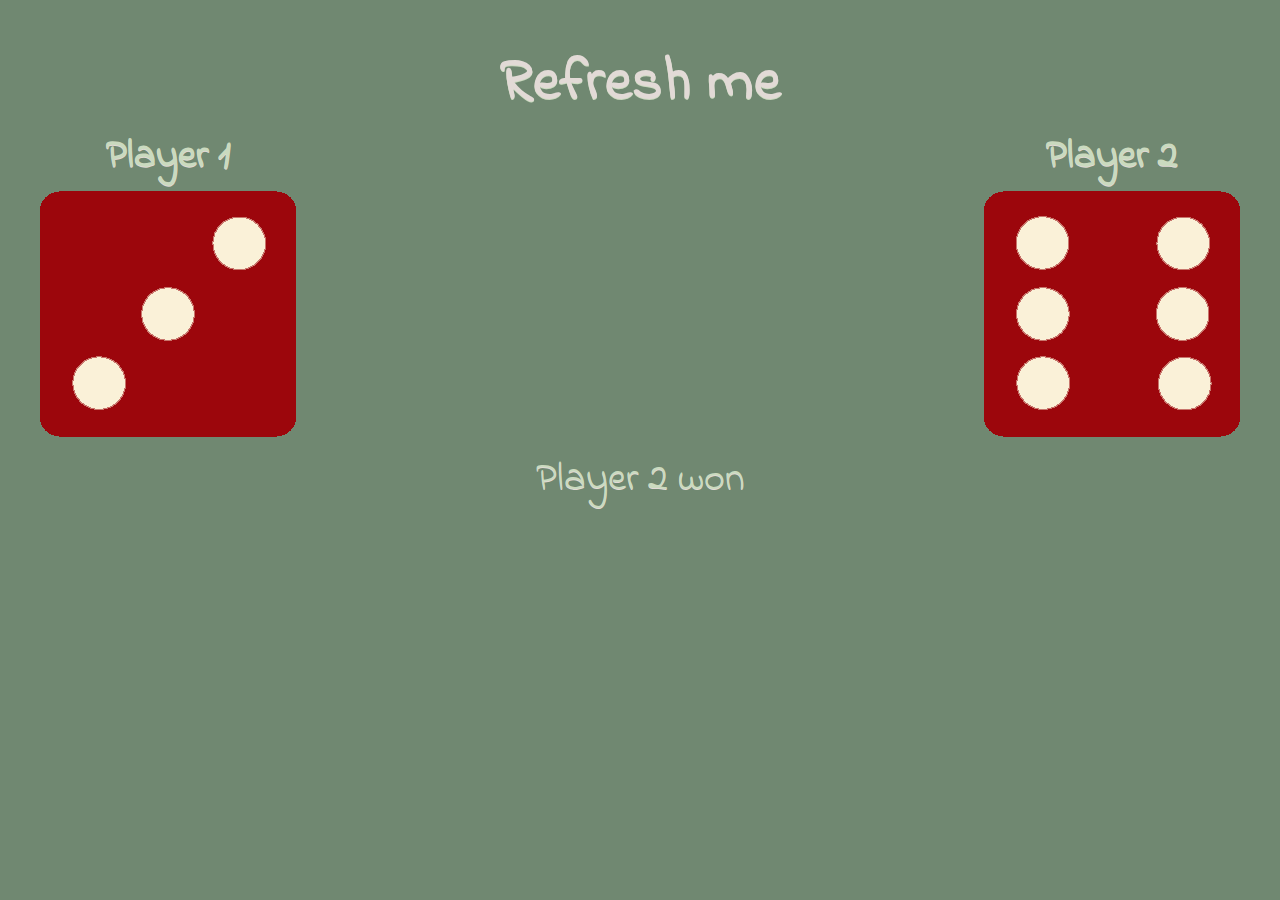
<file: Dice game/Index.html>
<!DOCTYPE html>
<html lang="en">
<head>
    <meta charset="UTF-8">
    <meta name="viewport" content="width=device-width, initial-scale=1.0, maximum-scale=1.0, user-scalable=no">
    <title>Dice Game</title>
    <link rel="stylesheet" href="style.css">
</head>
<body>
    <div class="container">
        <h1>
            Refresh me
        </h1>
        <div class="players">
            <div class="player">
                <h2 class="subtitle">
                    Player 1
                </h2>
                <img src="" alt="dice1" id="dice1">
            </div>
            <div class="player">
                <h2 class="subtitle">
                    Player 2
                </h2>
                <img src="" alt="dice2" id="dice2">
            </div>
        </div>
        <p id="message"></p>
    </div>
    <script src="script.js"></script>
</body>
</html>
</file>
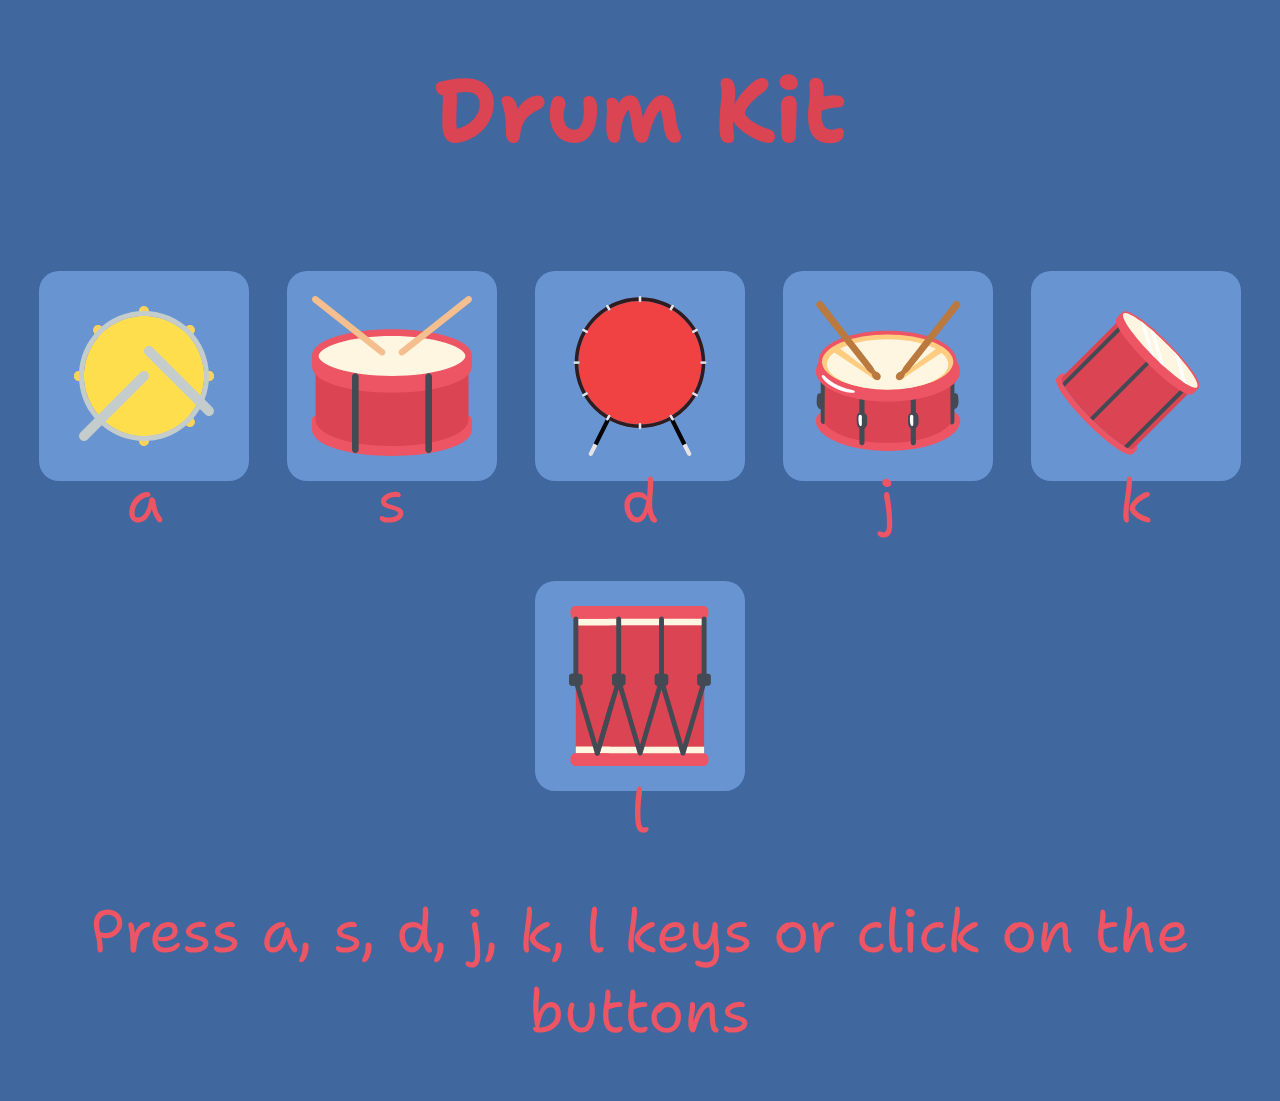
<file: Drum Kit/index.html>
<!DOCTYPE html>
<html lang="en">
<head>
    <meta charset="UTF-8">
    <meta name="viewport" content="width=device-width, initial-scale=1.0">
    <title>Drum Kit</title>
    <link rel="stylesheet" href="style.css">
</head>
<body>
    <div class="container">
        <h1>
            Drum Kit
        </h1>
        <div class="container-drums">
            <div class="item-drum" id="drum-1">
                <img src="./svg/Crash Cymbal.svg" alt="">
                <span class="letter">a</span>
            </div>
            <div class="item-drum" id="drum-2">
                <img src="./svg/Snare.svg" alt="">
                <span class="letter">s</span>
            </div>
            <div class="item-drum" id="drum-3">
                <img src="./svg/Bass Drum.svg" alt="">
                <span class="letter">d</span>
            </div>
            <div class="item-drum" id="drum-4">
                <img src="./svg/Medium tom.svg" alt="">
                <span class="letter">j</span>
            </div>
            <div class="item-drum" id="drum-5">
                <img src="./svg/Hi-Tom.svg" alt="">
                <span class="letter">k</span>
            </div>
            <div class="item-drum" id="drum-6">
                <img src="./svg/Floor tom.svg" alt="">
                <span class="letter">l</span>
            </div>
        </div>
        <p class="letter">
            Press a, s, d, j, k, l keys or click on the buttons
        </p>
    </div>
    <script src="script.js"></script>
</body>
</html>
</file>
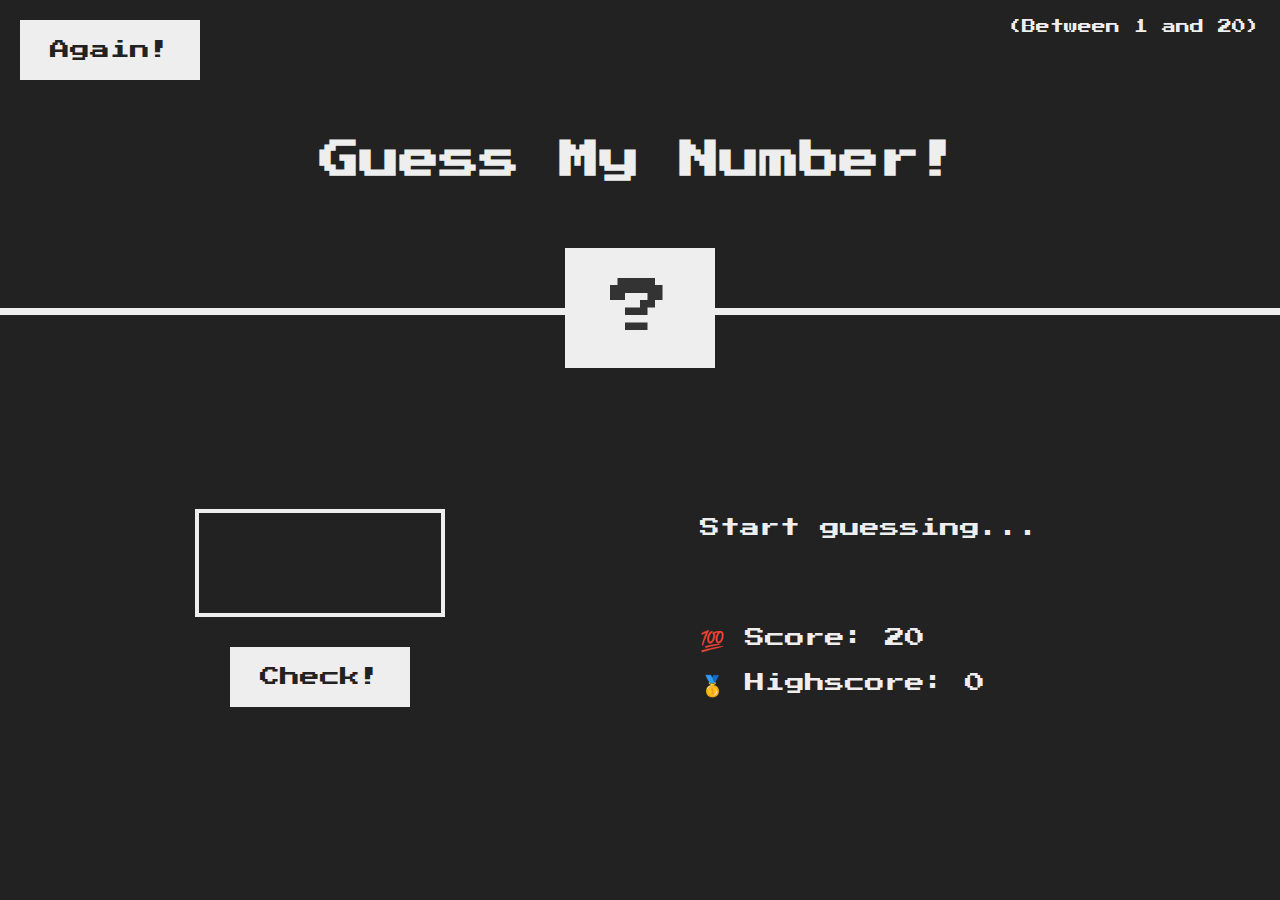
<file: Guess Number Game/index.html>
<!DOCTYPE html>
<html lang="en">
  <head>
    <meta charset="UTF-8" />
    <meta name="viewport" content="width=device-width, initial-scale=1.0" />
    <meta http-equiv="X-UA-Compatible" content="ie=edge" />
    <link rel="stylesheet" href="style.css" />
    <title>Guess My Number!</title>
  </head>
  <body>
    <header>
      <h1>Guess My Number!</h1>
      <p class="between">(Between 1 and 20)</p>
      <button class="btn again">Again!</button>
      <div class="number">?</div>
    </header>
    <main>
      <section class="left">
        <input type="number" class="guess" />
        <button class="btn check">Check!</button>
      </section>
      <section class="right">
        <p class="message">Start guessing...</p>
        <p class="label-score">💯 Score: <span class="score">20</span></p>
        <p class="label-highscore">
          🥇 Highscore: <span class="highscore">0</span>
        </p>
      </section>
    </main>
    <script src="script.js"></script>
  </body>
</html>
</file>
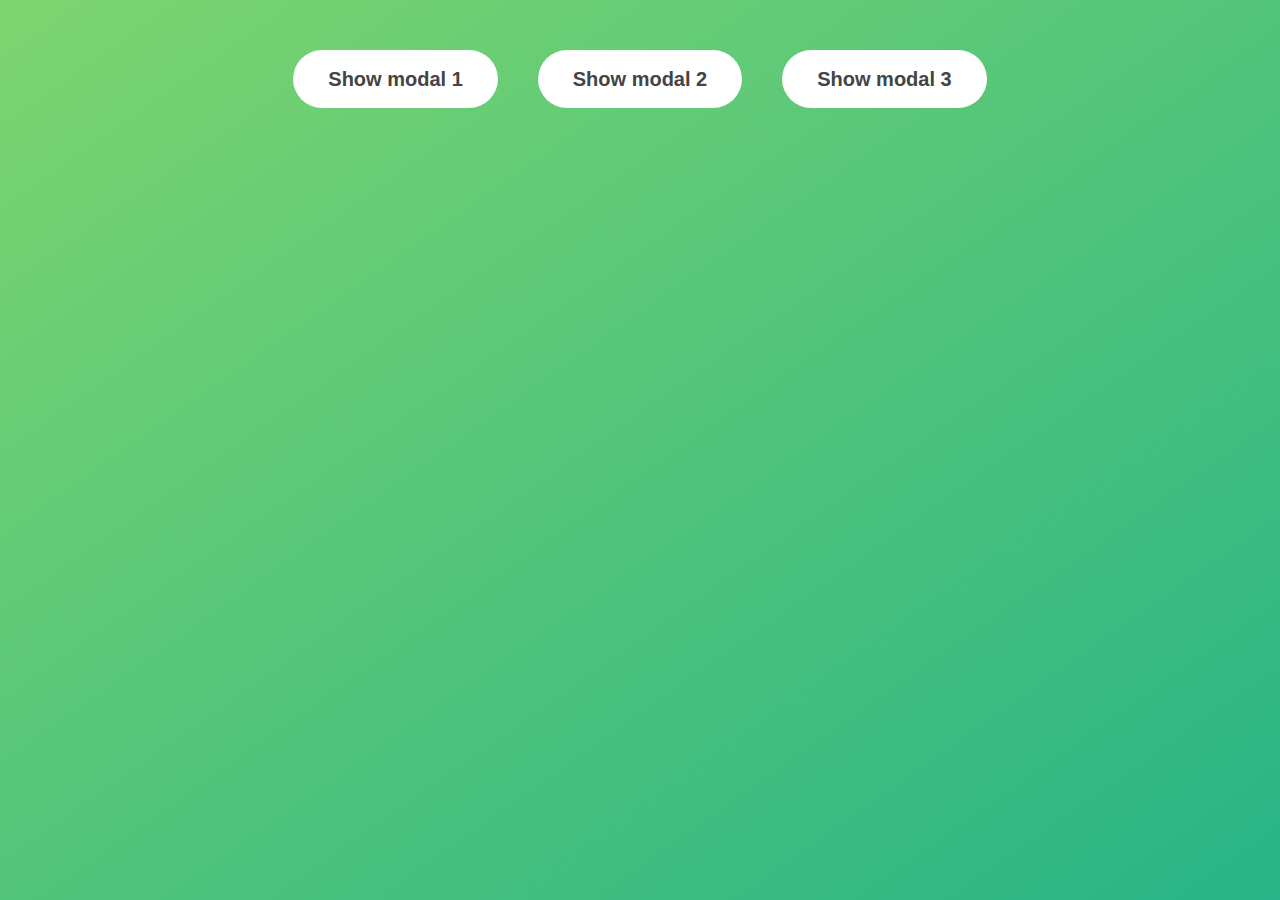
<file: Modal Window/index.html>
<!DOCTYPE html>
<html lang="en">
  <head>
    <meta charset="UTF-8" />
    <meta name="viewport" content="width=device-width, initial-scale=1.0" />
    <meta http-equiv="X-UA-Compatible" content="ie=edge" />
    <link rel="stylesheet" href="style.css" />
    <title>Modal window</title>
  </head>
  <body>
    <button class="show-modal">Show modal 1</button>
    <button class="show-modal">Show modal 2</button>
    <button class="show-modal">Show modal 3</button>

    <div class="modal hidden">
      <button class="close-modal">&times;</button>
      <h1>I'm a modal window 😍</h1>
      <p>
        Lorem ipsum dolor sit amet, consectetur adipisicing elit, sed do eiusmod
        tempor incididunt ut labore et dolore magna aliqua. Ut enim ad minim
        veniam, quis nostrud exercitation ullamco laboris nisi ut aliquip ex ea
        commodo consequat. Duis aute irure dolor in reprehenderit in voluptate
        velit esse cillum dolore eu fugiat nulla pariatur. Excepteur sint
        occaecat cupidatat non proident, sunt in culpa qui officia deserunt
        mollit anim id est laborum.
      </p>
    </div>
    <div class="overlay hidden"></div>

    <script src="script.js"></script>
  </body>
</html>
</file>
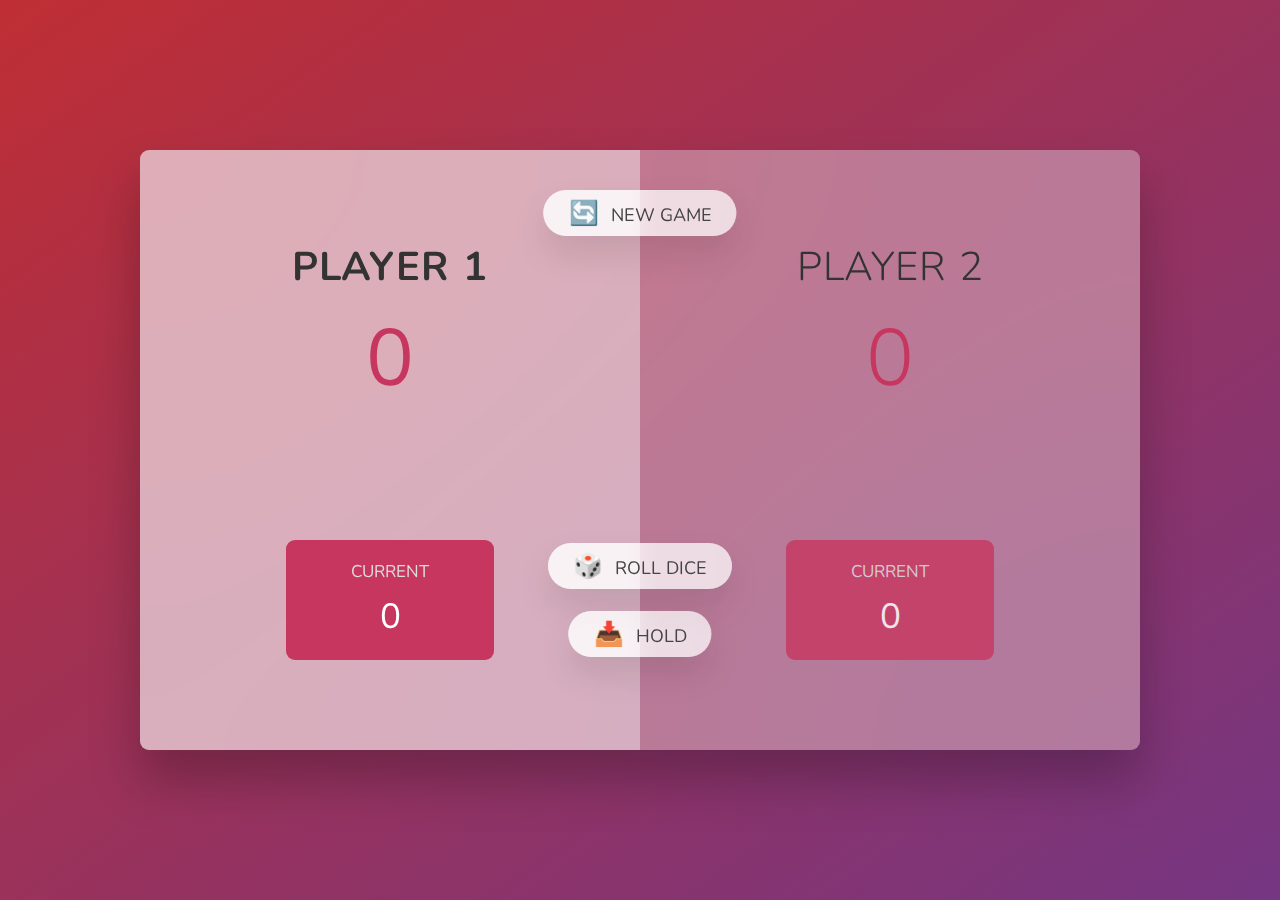
<file: Pig Game/index.html>
<!DOCTYPE html>
<html lang="en">
  <head>
    <meta charset="UTF-8" />
    <meta name="viewport" content="width=device-width, initial-scale=1.0" />
    <meta http-equiv="X-UA-Compatible" content="ie=edge" />
    <link rel="stylesheet" href="style.css" />
    <title>Pig Game</title>
  </head>
  <body>
    <main>
      <section class="player player--0 player--active">
        <h2 class="name" id="name--0">Player 1</h2>
        <p class="score" id="score--0">43</p>
        <div class="current">
          <p class="current-label">Current</p>
          <p class="current-score" id="current--0">0</p>
        </div>
      </section>
      <section class="player player--1">
        <h2 class="name" id="name--1">Player 2</h2>
        <p class="score" id="score--1">24</p>
        <div class="current">
          <p class="current-label">Current</p>
          <p class="current-score" id="current--1">0</p>
        </div>
      </section>

      <img src="dice-5.png" alt="Playing dice" class="dice" />
      <button class="btn btn--new">🔄 New game</button>
      <button class="btn btn--roll">🎲 Roll dice</button>
      <button class="btn btn--hold">📥 Hold</button>
    </main>
    <script src="script.js"></script>
  </body>
</html>
</file>
<file: Dice game/style.css>
@import url('https://fonts.googleapis.com/css2?family=Indie+Flower&family=Pacifico&family=Roboto:ital,wght@0,100;0,300;0,400;0,500;0,700;0,900;1,100;1,300;1,400;1,500;1,700;1,900&display=swap');
body{
    background-color: #708871;
}
*{
    margin: 0;
    padding: 0;
    font-family: "Indie Flower", cursive;
}
.container{
    max-width: 1200px;
    margin: 0 auto;
    text-align: center;
    padding: 40px 20px;
}
.container img{
    width: 100%;
}
.container h1{
    color: #E2DAD6;
    font-size: 60px;
    text-shadow: 0 1px #CADABF;
}
.players{
    display: flex;
    flex-direction: row;
    justify-content: space-between;
    align-items: center;
    flex-wrap: wrap;
}
.player h2, p{
    color: #CADABF;
    font-size: 40px;
    text-shadow: 0 1px #E2DAD6;
}
</file>
<file: Drum Kit/style.css>
@import url('https://fonts.googleapis.com/css2?family=Indie+Flower&family=Pacifico&family=Roboto:ital,wght@0,100;0,300;0,400;0,500;0,700;0,900;1,100;1,300;1,400;1,500;1,700;1,900&family=Shantell+Sans:ital,wght@0,300..800;1,300..800&display=swap');
body{
    background-color: #40679E;
}
*{
    margin: 0;
    padding: 0;
    font-family: "Shantell Sans", cursive;
    user-select: none;
}
.container{
    max-width: 1300px;
    margin: 0 auto;
    text-align: center;
    padding: 50px 20px;
}
.container h1{
    font-size: 90px;
    color: #DA4453;
}
.container-drums{
    padding-top: 100px;
    display: flex;
    flex-direction: row;
    justify-content: space-between;
    align-items: center;
    flex-wrap: wrap;
}
.item-drum{
    width: 160px;
    height: 160px;
    border-radius: 20px;
    background-color: #6895D2;
    margin: 0 auto 100px;
    padding: 20px;
    border: 5px solid transparent;
}
.item-drum, .letter{
   transition: all 0.2s ease-in-out; 
}
/* .item-drum:active{
    background-color: #D1E9F6;
    border: 5px solid #ED5564;
} */
.item-drum img{
    width: 100%;
}
.letter{
    font-size: 60px;
    color: #ED5564;
}
.active{
    color: #D1E9F6;
    background-color: #D1E9F6;
    border: 5px solid #ED5564;
}
</file>
<file: Guess Number Game/style.css>
@import url('https://fonts.googleapis.com/css?family=Press+Start+2P&display=swap');

* {
  margin: 0;
  padding: 0;
  box-sizing: inherit;
}

html {
  font-size: 62.5%;
  box-sizing: border-box;
}

body {
  font-family: 'Press Start 2P', sans-serif;
  color: #eee;
  background-color: #222;
  /* background-color: #60b347; */
}

/* LAYOUT */
header {
  position: relative;
  height: 35vh;
  border-bottom: 7px solid #eee;
}

main {
  height: 65vh;
  color: #eee;
  display: flex;
  align-items: center;
  justify-content: space-around;
}

.left {
  width: 52rem;
  display: flex;
  flex-direction: column;
  align-items: center;
}

.right {
  width: 52rem;
  font-size: 2rem;
}

/* ELEMENTS STYLE */
h1 {
  font-size: 4rem;
  text-align: center;
  position: absolute;
  width: 100%;
  top: 52%;
  left: 50%;
  transform: translate(-50%, -50%);
}

.number {
  background: #eee;
  color: #333;
  font-size: 6rem;
  width: 15rem;
  padding: 3rem 0rem;
  text-align: center;
  position: absolute;
  bottom: 0;
  left: 50%;
  transform: translate(-50%, 50%);
}

.between {
  font-size: 1.4rem;
  position: absolute;
  top: 2rem;
  right: 2rem;
}

.again {
  position: absolute;
  top: 2rem;
  left: 2rem;
}

.guess {
  background: none;
  border: 4px solid #eee;
  font-family: inherit;
  color: inherit;
  font-size: 5rem;
  padding: 2.5rem;
  width: 25rem;
  text-align: center;
  display: block;
  margin-bottom: 3rem;
}

.btn {
  border: none;
  background-color: #eee;
  color: #222;
  font-size: 2rem;
  font-family: inherit;
  padding: 2rem 3rem;
  cursor: pointer;
}

.btn:hover {
  background-color: #ccc;
}

.message {
  margin-bottom: 8rem;
  height: 3rem;
}

.label-score {
  margin-bottom: 2rem;
}
</file>
<file: Modal Window/style.css>
* {
  margin: 0;
  padding: 0;
  box-sizing: inherit;
}

html {
  font-size: 62.5%;
  box-sizing: border-box;
}

body {
  font-family: sans-serif;
  color: #333;
  line-height: 1.5;
  height: 100vh;
  position: relative;
  display: flex;
  align-items: flex-start;
  justify-content: center;
  background: linear-gradient(to top left, #28b487, #7dd56f);
}

.show-modal {
  font-size: 2rem;
  font-weight: 600;
  padding: 1.75rem 3.5rem;
  margin: 5rem 2rem;
  border: none;
  background-color: #fff;
  color: #444;
  border-radius: 10rem;
  cursor: pointer;
}

.close-modal {
  position: absolute;
  top: 1.2rem;
  right: 2rem;
  font-size: 5rem;
  color: #333;
  cursor: pointer;
  border: none;
  background: none;
}

h1 {
  font-size: 2.5rem;
  margin-bottom: 2rem;
}

p {
  font-size: 1.8rem;
}

/* -------------------------- */
/* CLASSES TO MAKE MODAL WORK */
.hidden {
  display: none;
}

.modal {
  position: absolute;
  top: 50%;
  left: 50%;
  transform: translate(-50%, -50%);
  width: 70%;

  background-color: white;
  padding: 6rem;
  border-radius: 5px;
  box-shadow: 0 3rem 5rem rgba(0, 0, 0, 0.3);
  z-index: 10;
}

.overlay {
  position: absolute;
  top: 0;
  left: 0;
  width: 100%;
  height: 100%;
  background-color: rgba(0, 0, 0, 0.6);
  backdrop-filter: blur(3px);
  z-index: 5;
}
</file>
<file: Pig Game/style.css>
@import url('https://fonts.googleapis.com/css2?family=Nunito&display=swap');

* {
  margin: 0;
  padding: 0;
  box-sizing: inherit;
}

html {
  font-size: 62.5%;
  box-sizing: border-box;
}

body {
  font-family: 'Nunito', sans-serif;
  font-weight: 400;
  height: 100vh;
  color: #333;
  background-image: linear-gradient(to top left, #753682 0%, #bf2e34 100%);
  display: flex;
  align-items: center;
  justify-content: center;
}

/* LAYOUT */
main {
  position: relative;
  width: 100rem;
  height: 60rem;
  background-color: rgba(255, 255, 255, 0.35);
  backdrop-filter: blur(200px);
  filter: blur();
  box-shadow: 0 3rem 5rem rgba(0, 0, 0, 0.25);
  border-radius: 9px;
  overflow: hidden;
  display: flex;
}

.player {
  flex: 50%;
  padding: 9rem;
  display: flex;
  flex-direction: column;
  align-items: center;
  transition: all 0.75s;
}

/* ELEMENTS */
.name {
  position: relative;
  font-size: 4rem;
  text-transform: uppercase;
  letter-spacing: 1px;
  word-spacing: 2px;
  font-weight: 300;
  margin-bottom: 1rem;
}

.score {
  font-size: 8rem;
  font-weight: 300;
  color: #c7365f;
  margin-bottom: auto;
}

.player--active {
  background-color: rgba(255, 255, 255, 0.4);
}
.player--active .name {
  font-weight: 700;
}
.player--active .score {
  font-weight: 400;
}

.player--active .current {
  opacity: 1;
}

.current {
  background-color: #c7365f;
  opacity: 0.8;
  border-radius: 9px;
  color: #fff;
  width: 65%;
  padding: 2rem;
  text-align: center;
  transition: all 0.75s;
}

.current-label {
  text-transform: uppercase;
  margin-bottom: 1rem;
  font-size: 1.7rem;
  color: #ddd;
}

.current-score {
  font-size: 3.5rem;
}

/* ABSOLUTE POSITIONED ELEMENTS */
.btn {
  position: absolute;
  left: 50%;
  transform: translateX(-50%);
  color: #444;
  background: none;
  border: none;
  font-family: inherit;
  font-size: 1.8rem;
  text-transform: uppercase;
  cursor: pointer;
  font-weight: 400;
  transition: all 0.2s;

  background-color: white;
  background-color: rgba(255, 255, 255, 0.6);
  backdrop-filter: blur(10px);

  padding: 0.7rem 2.5rem;
  border-radius: 50rem;
  box-shadow: 0 1.75rem 3.5rem rgba(0, 0, 0, 0.1);
}

.btn::first-letter {
  font-size: 2.4rem;
  display: inline-block;
  margin-right: 0.7rem;
}

.btn--new {
  top: 4rem;
}
.btn--roll {
  top: 39.3rem;
}
.btn--hold {
  top: 46.1rem;
}

.btn:active {
  transform: translate(-50%, 3px);
  box-shadow: 0 1rem 2rem rgba(0, 0, 0, 0.15);
}

.btn:focus {
  outline: none;
}

.dice {
  position: absolute;
  left: 50%;
  top: 16.5rem;
  transform: translateX(-50%);
  height: 10rem;
  box-shadow: 0 2rem 5rem rgba(0, 0, 0, 0.2);
}

.player--winner {
  background-color: #2f2f2f;
}

.player--winner .name {
  font-weight: 700;
  color: #c7365f;
}

.hidden {
  display: none;
}
</file>
